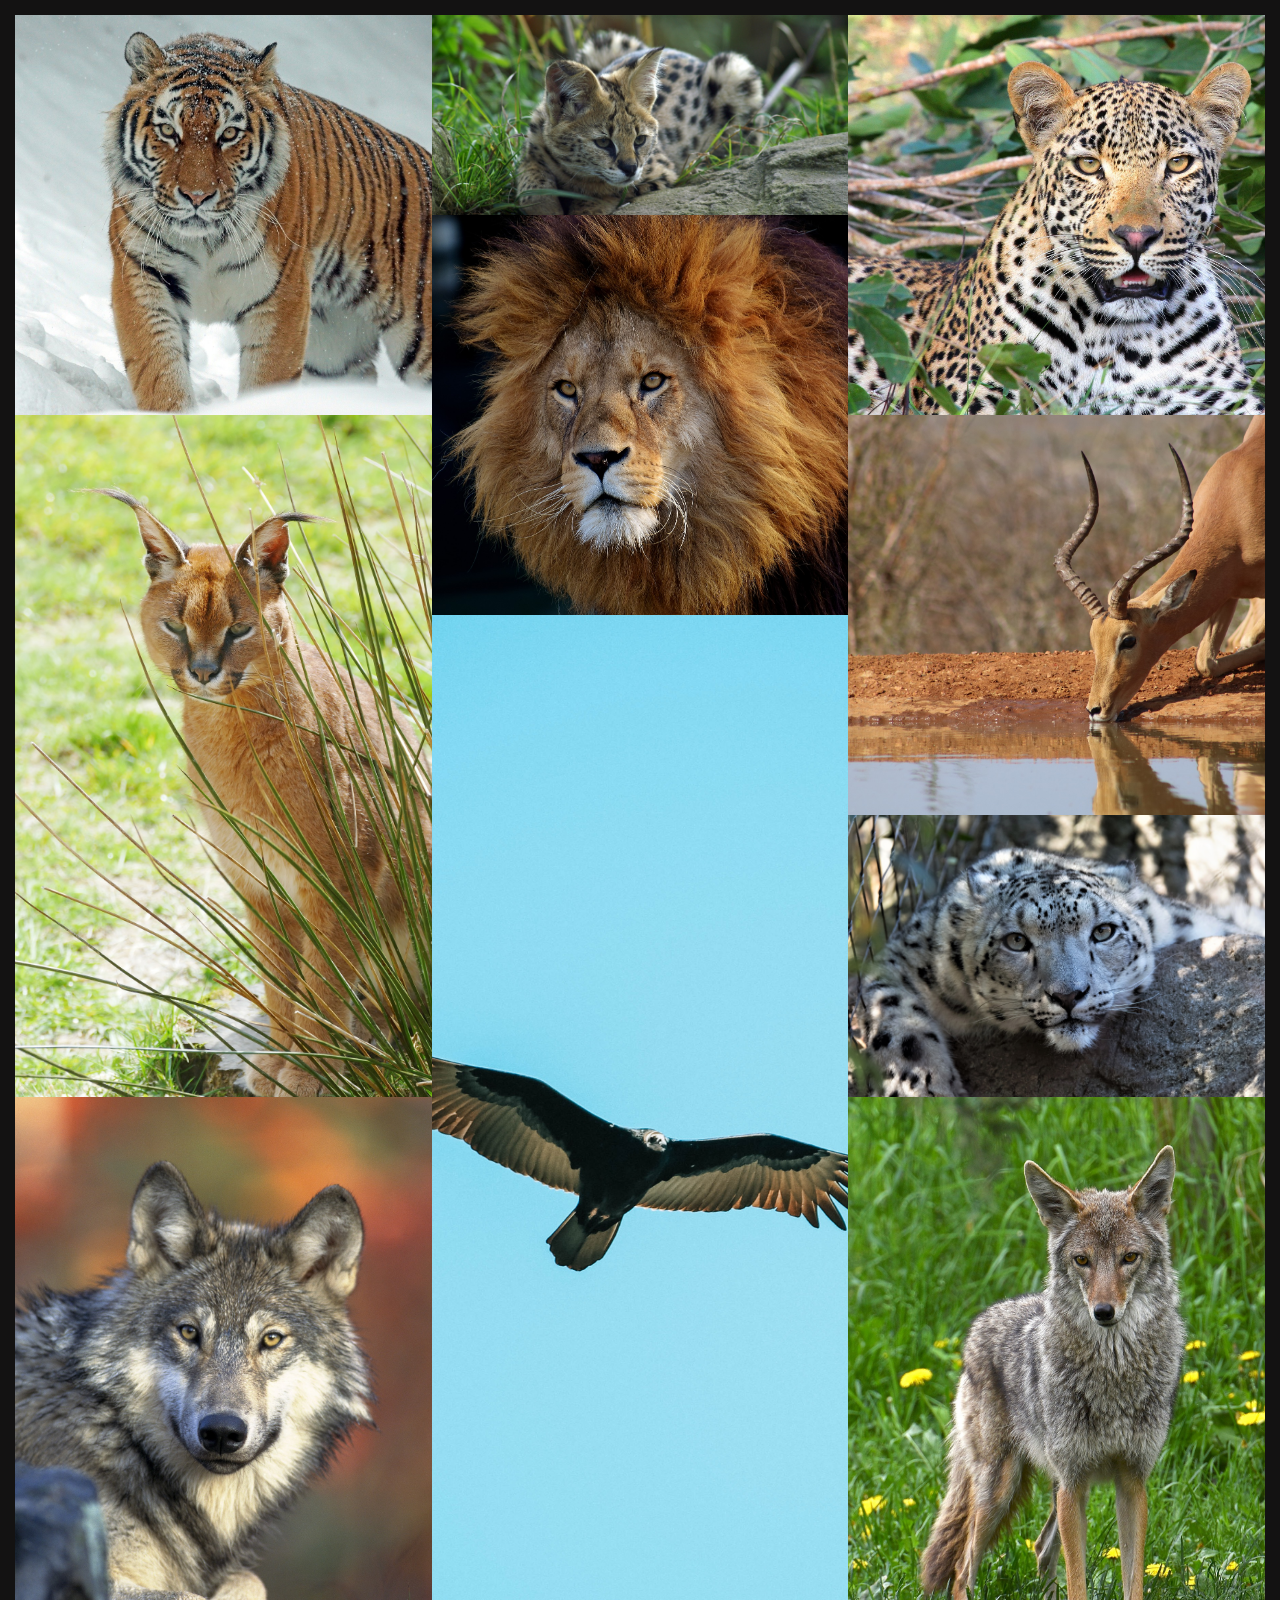
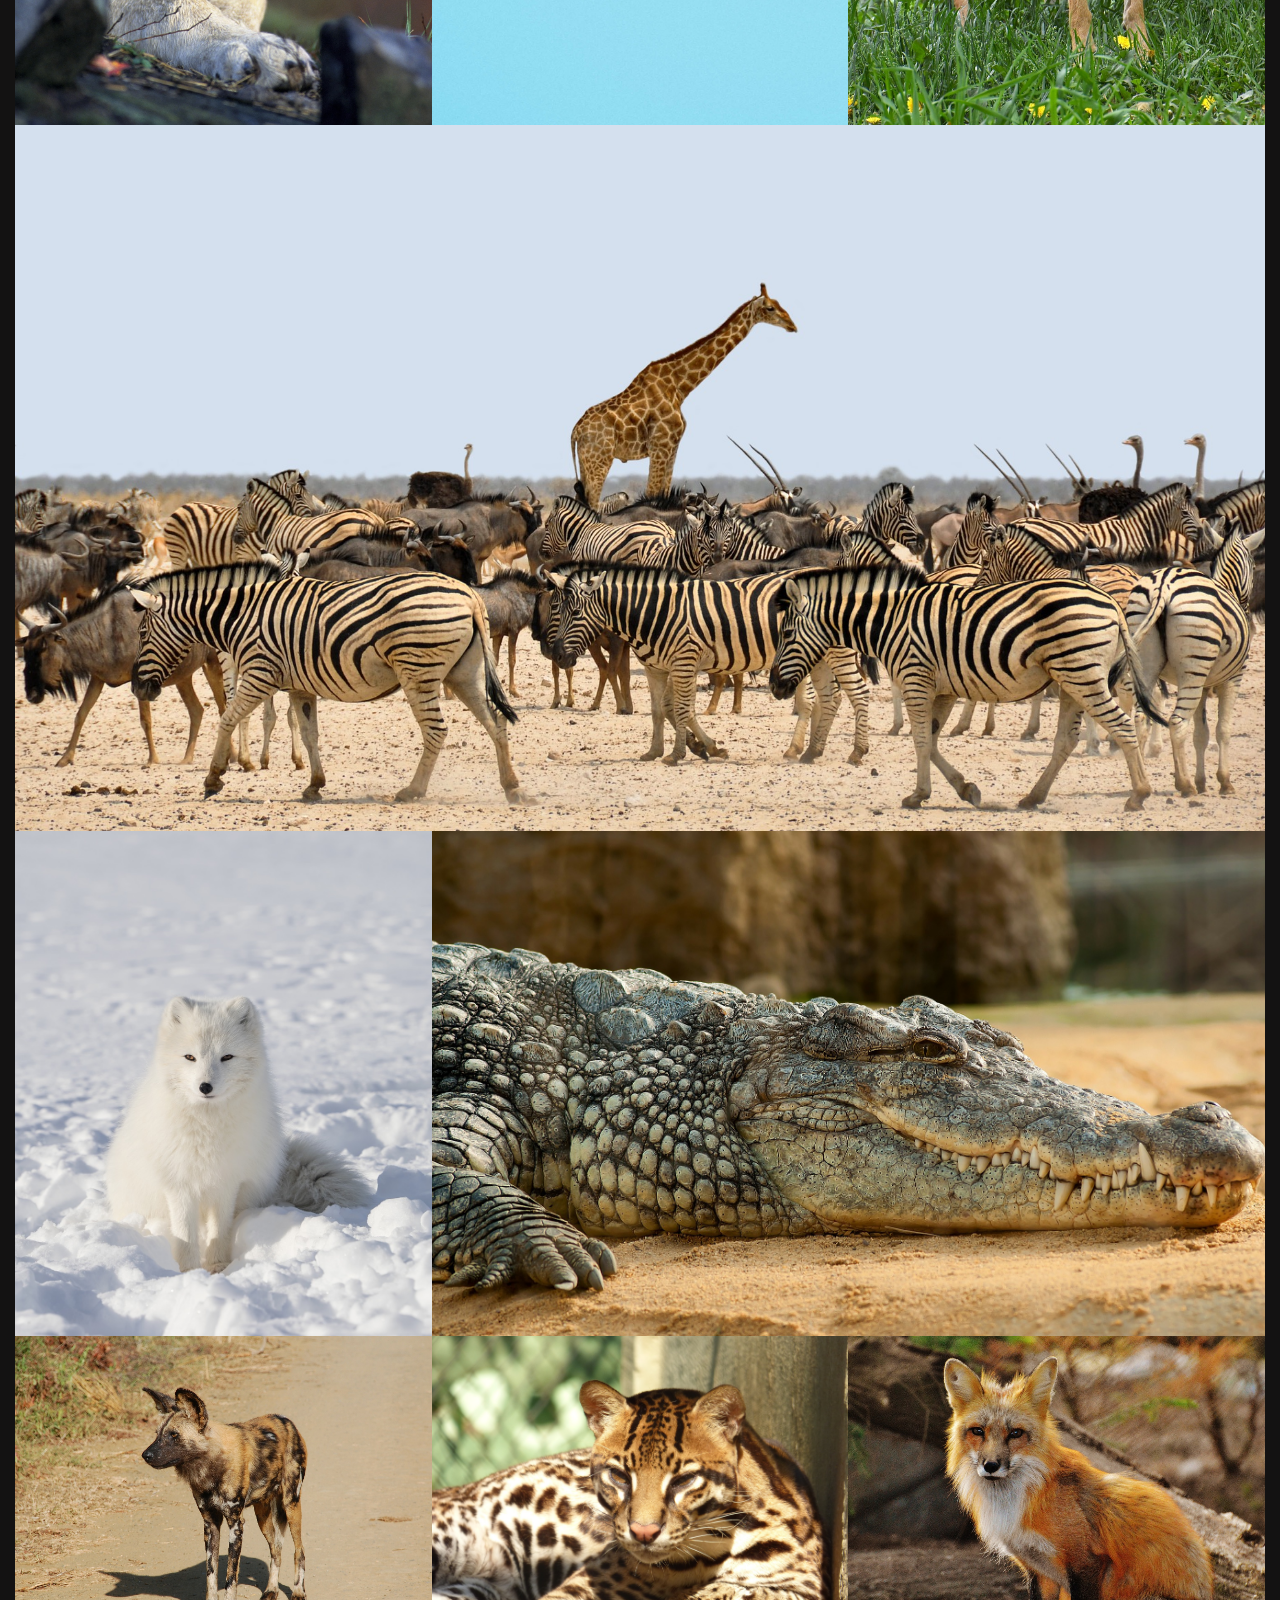
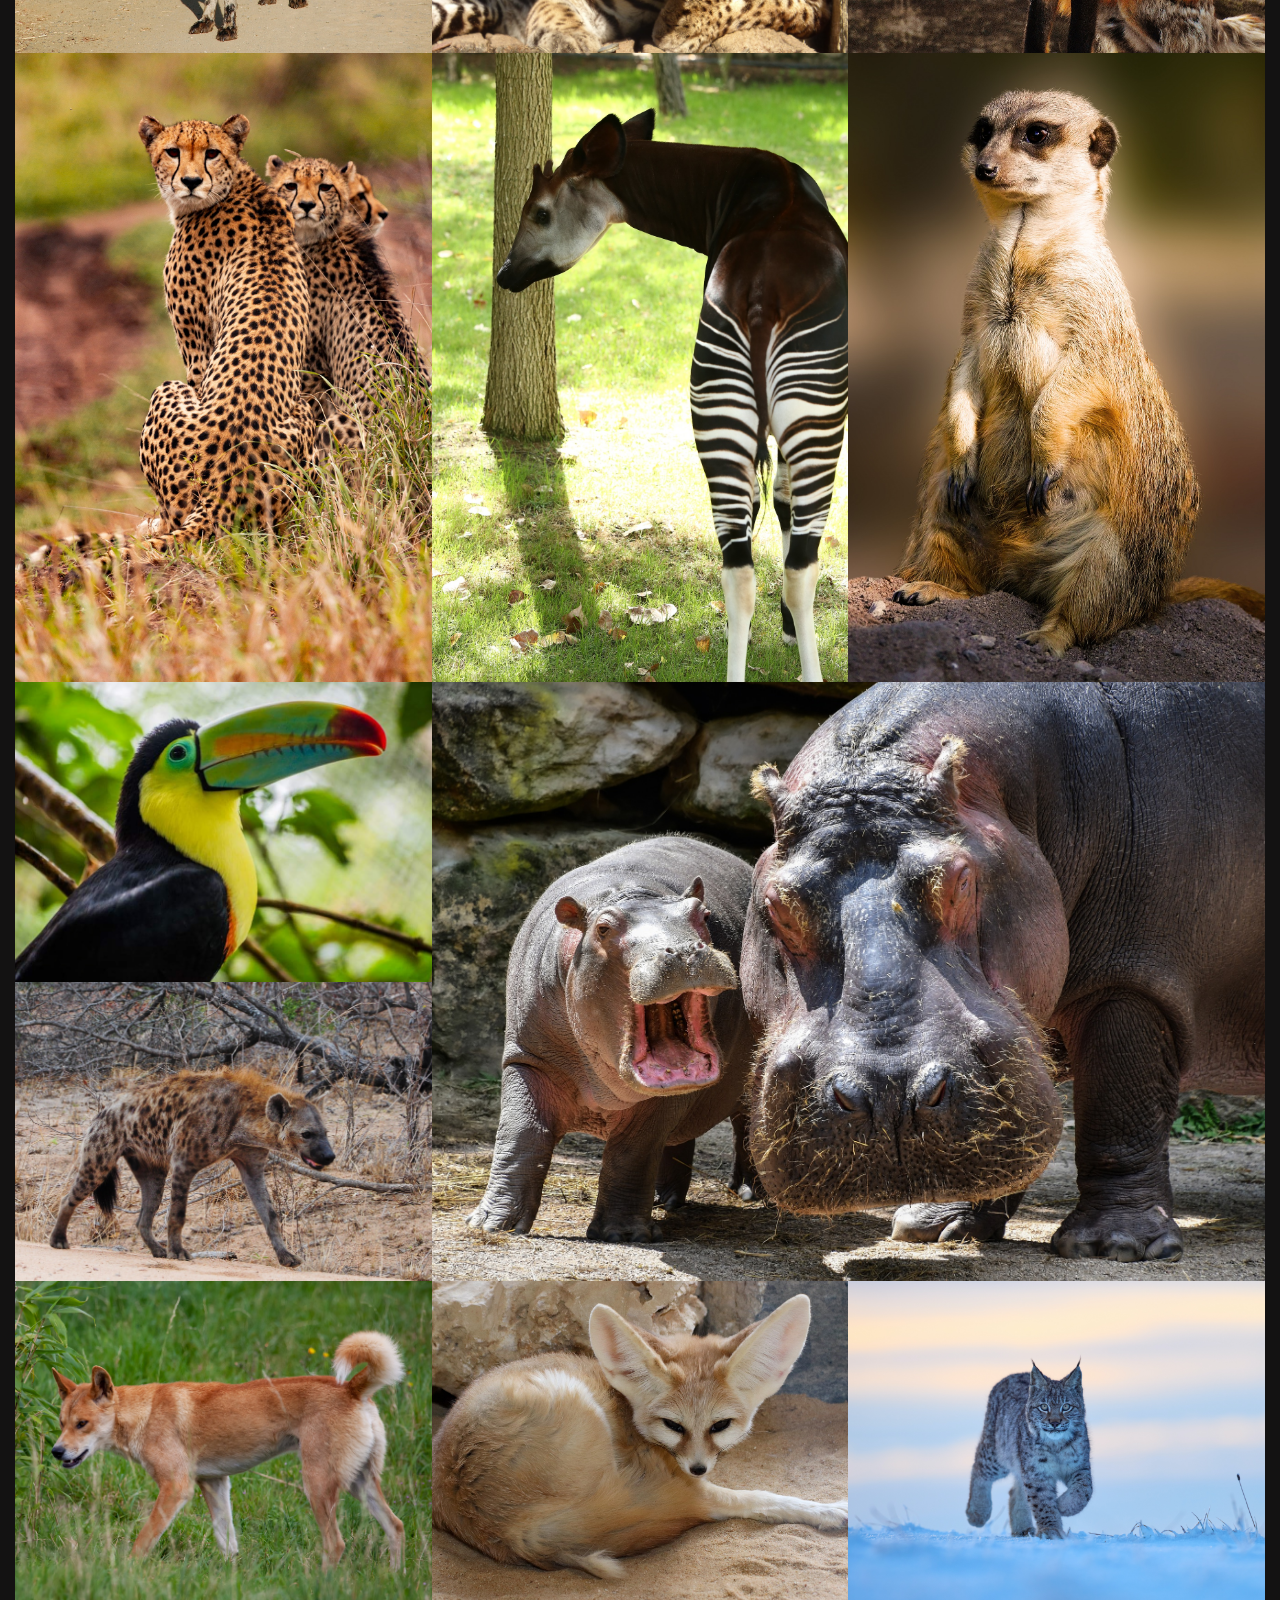
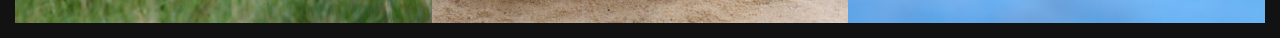
<file: index.html>
<!DOCTYPE html>
<html lang="en">
<head>
    <meta charset="UTF-8">
    <meta http-equiv="X-UA-Compatible" content="IE=edge">
    <meta name="viewport" content="width=device-width, initial-scale=1.0">
    <title>Responsive image gallery</title>
    <link rel="stylesheet" href="main.css" />
</head>
<body>
    <div class="wrapper">
        <div class="gallery">
            <!--serval-->
            <div class="gallery__item gallery__item--1">
                <a href="#"  class="gallery__link">
                    <img src="img/serval.jpg" class="gallery__image" />
                    <div class="gallery__overlay">
                        <span>Serval</span>
                    </div>
                </a>
            </div>
            <!--lion-->
            <div class="gallery__item gallery__item--2">
                <a href="#"  class="gallery__link">
                    <img src="img/lion.jpg" class="gallery__image" />
                    <div class="gallery__overlay">
                        <span>Lion</span>
                    </div>
                </a>
            </div>
            <!--tiger-->
            <div class="gallery__item gallery__item--3">
                <a href="#"  class="gallery__link">
                    <img src="img/tiger.jpg" class="gallery__image" />
                    <div class="gallery__overlay">
                        <span>Tiger</span>
                    </div>
                </a>
            </div>
            <!--leopard-->
            <div class="gallery__item gallery__item--4">
                <a href="#"  class="gallery__link">
                    <img src="img/leopard.jpg" class="gallery__image" />
                    <div class="gallery__overlay">
                        <span>Leopard</span>
                    </div>
                </a>
            </div>
            <!--caracal-->
            <div class="gallery__item gallery__item--5">
                <a href="#"  class="gallery__link">
                    <img src="img/caracal.jpg" class="gallery__image" />
                    <div class="gallery__overlay">
                        <span>Caracal</span>
                    </div>
                </a>
            </div>
            <!--dingo-->
            <div class="gallery__item gallery__item--6">
                <a href="#"  class="gallery__link">
                    <img src="img/dingo.jpg" class="gallery__image" />
                    <div class="gallery__overlay">
                        <span>Dingo</span>
                    </div>
                </a>
            </div>
            <!--bird-->
            <div class="gallery__item gallery__item--7">
                <a href="#"  class="gallery__link">
                    <img src="img/bird.jpg" class="gallery__image" />
                    <div class="gallery__overlay">
                        <span>Eagle</span>
                    </div>
                </a>
            </div>
            <!--mountain lion-->
            <div class="gallery__item gallery__item--8">
                <a href="#"  class="gallery__link">
                    <img src="img/mountainlion.jpg" class="gallery__image" />
                    <div class="gallery__overlay">
                        <span>Mountain Lion</span>
                    </div>
                </a>
            </div>
            <!--impala-->
            <div class="gallery__item gallery__item--9">
                <a href="#"  class="gallery__link">
                    <img src="img/impala.jpg" class="gallery__image" />
                    <div class="gallery__overlay">
                        <span>Impala</span>
                    </div>
                </a>
            </div>
            <!--snow leopard-->
            <div class="gallery__item gallery__item--10">
                <a href="#"  class="gallery__link">
                    <img src="img/snowleopard.jpg" class="gallery__image" />
                    <div class="gallery__overlay">
                        <span>Snow Leopard</span>
                    </div>
                </a>
            </div>
            <!--hippo-->
            <div class="gallery__item gallery__item--11">
                <a href="#"  class="gallery__link">
                    <img src="img/hippo.jpg" class="gallery__image" />
                    <div class="gallery__overlay">
                        <span>Hippo</span>
                    </div>
                </a>
            </div>
            <!--coyote-->
            <div class="gallery__item gallery__item--12">
                <a href="#"  class="gallery__link">
                    <img src="img/coyote.jpg" class="gallery__image" />
                    <div class="gallery__overlay">
                        <span>Coyote</span>
                    </div>
                </a>
            </div>
            <!--africaanimals-->
            <div class="gallery__item gallery__item--13">
                <a href="#"  class="gallery__link">
                    <img src="img/africaanimals.jpg" class="gallery__image" />
                    <div class="gallery__overlay">
                        <span>Africa</span>
                    </div>
                </a>
            </div>
            <!--fennec fox-->
            <div class="gallery__item gallery__item--14">
                <a href="#"  class="gallery__link">
                    <img src="img/fennecfox.jpg" class="gallery__image" />
                    <div class="gallery__overlay">
                        <span>Fennec Fox</span>
                    </div>
                </a>
            </div>
            <!--wolf-->
            <div class="gallery__item gallery__item--15">
                <a href="#"  class="gallery__link">
                    <img src="img/wolf.jpg" class="gallery__image" />
                    <div class="gallery__overlay">
                        <span>Wolf</span>
                    </div>
                </a>
            </div>
            <!--white fox-->
            <div class="gallery__item gallery__item--16">
                <a href="#"  class="gallery__link">
                    <img src="img/whitefox.jpg" class="gallery__image" />
                    <div class="gallery__overlay">
                        <span>White Fox</span>
                    </div>
                </a>
            </div>
            <!--wild dog-->
            <div class="gallery__item gallery__item--17">
                <a href="#"  class="gallery__link">
                    <img src="img/wilddog.jpg" class="gallery__image" />
                    <div class="gallery__overlay">
                        <span>Wild Dog</span>
                    </div>
                </a>
            </div>
            <!--red fox-->
            <div class="gallery__item gallery__item--18">
                <a href="#"  class="gallery__link">
                    <img src="img/redfox.jpg" class="gallery__image" />
                    <div class="gallery__overlay">
                        <span>Red Fox</span>
                    </div>
                </a>
            </div>
            <!--clouded leopard-->
            <div class="gallery__item gallery__item--19">
                <a href="#"  class="gallery__link">
                    <img src="img/cloudedleopard.jpg" class="gallery__image" />
                    <div class="gallery__overlay">
                        <span>Clouded Leopard</span>
                    </div>
                </a>
            </div>
            <!--crocodile-->
            <div class="gallery__item gallery__item--20">
                <a href="#"  class="gallery__link">
                    <img src="img/crocodile.jpg" class="gallery__image" />
                    <div class="gallery__overlay">
                        <span>Crocodile</span>
                    </div>
                </a>
            </div>
            <!--meerkat-->
            <div class="gallery__item gallery__item--21">
                <a href="#"  class="gallery__link">
                    <img src="img/meerkat.jpg" class="gallery__image" />
                    <div class="gallery__overlay">
                        <span>Meerkat</span>
                    </div>
                </a>
            </div>
            <!--okapi-->
            <div class="gallery__item gallery__item--22">
                <a href="#"  class="gallery__link">
                    <img src="img/okapi.jpg" class="gallery__image" />
                    <div class="gallery__overlay">
                        <span>Okapi</span>
                    </div>
                </a>
            </div>
            <!--tucan-->
            <div class="gallery__item gallery__item--23">
                <a href="#"  class="gallery__link">
                    <img src="img/tucan.jpg" class="gallery__image" />
                    <div class="gallery__overlay">
                        <span>Tucan</span>
                    </div>
                </a>
            </div>
            <!--hyena-->
            <div class="gallery__item gallery__item--24">
                <a href="#"  class="gallery__link">
                    <img src="img/hyena.jpg" class="gallery__image" />
                    <div class="gallery__overlay">
                        <span>Hyena</span>
                    </div>
                </a>
            </div>
            <!--cheetah-->
            <div class="gallery__item gallery__item--25">
                <a href="#"  class="gallery__link">
                    <img src="img/cheetah.jpg" class="gallery__image" />
                    <div class="gallery__overlay">
                        <span>Cheeth</span>
                    </div>
                </a>
            </div>
            <!--lynx-->
            <div class="gallery__item gallery__item--26">
                <a href="#"  class="gallery__link">
                    <img src="img/lynx.jpg" class="gallery__image" />
                    <div class="gallery__overlay">
                        <span>Lynx</span>
                    </div>
                </a>
            </div>
        </div>
    </div>
</body>
</html>
</file>
<file: main.css>
/* basic page reset */
*,
*:before,
*:after {
   margin: 0;
   padding: 0;
   box-sizing: border-box;
}

body {
    font-family: 'Roboto', sans-serif;
    background-color: #fff;
}

.wrapper {
    max-width: 100%; /* 95 * 16 = 1520px */
    margin: 0 auto;
}

/* gallery */
.gallery {
  border: 15px solid rgb(19, 18, 18);  
  display: grid;
  /* 3 columns, 1 fraction */
  grid-template-columns: repeat(3, 1fr);
  /* 4 columns of 12.5rem/200px size */
  grid-template-rows: repeat(4, 12.5rem);
  /* gap: .5rem; */
}

/* gallery layout */

/* serval */
.gallery__item--1 {
    grid-column: 2 / span 1;
    grid-row: 1 / span 1;
}

/* lion */
.gallery__item--2 {
    grid-column: 2 / span 1;
    grid-row: 2 / span 2;
}

/* tiger */
.gallery__item--3 {
    grid-column: 1 / span 1;
    grid-row: 1 / span 2;
}

/* leopard */
.gallery__item--4 {
    grid-column: 3 / span 1;
    grid-row: 1 / span 2;
}

/* caracal */
.gallery__item--5 {
    grid-column: 1 / span 1;
    grid-row: 3 / span 3;
}

/* dingo **/
.gallery__item--6 {
    grid-column: 1 / span 1;
    grid-row: 14 / span 1;
}

/* bird **/
.gallery__item--7 {
    grid-column: 2 / span 1;
    grid-row: 4 / span 3;
}

/* mountain lion **/
.gallery__item--8 {
    grid-column: 3 / span 1;
    grid-row: 4 / span 1;
}

/* impala **/
.gallery__item--9 {
    grid-column: 3 / span 1;
    grid-row: 3 / span 2;
}

/* snow leopard **/
.gallery__item--10 {
    grid-column: 3 / span 1;
    grid-row: 5 / span 1;
}

/* hippo **/
.gallery__item--11 {
    grid-column: 2 / span 2;
    grid-row: 12 / span 2;
}

/* coyote */
.gallery__item--12 {
    grid-column: 3 / span 1;
    grid-row: 6 / span 1;
}

/* zebra */
.gallery__item--13 {
    grid-column: 1 / span 3;
    grid-row: 8 / span 1;
}

/* fennec fox */
.gallery__item--14 {
    grid-column: 2 / span 1;
    grid-row: 14 / span 1;
}

/* wolf **/
.gallery__item--15 {
    grid-column: 1 / span 1;
    grid-row: 6 / span 1;
}

/* white fox **/
.gallery__item--16 {
    grid-column: 1 / span 1;
    grid-row: 9 / span 1;
}

/* wild dog **/
.gallery__item--17 {
    grid-column: 1 / span 1;
    grid-row: 10 / span 1;
}

/* red fox **/
.gallery__item--18 {
    grid-column: 3 / span 1;
    grid-row: 10 / span 1;
}

/* clouded leopard **/
.gallery__item--19 {
    grid-column: 2 / span 1;
    grid-row: 10 / span 1;
}

/* crocodile **/
.gallery__item--20 {
    grid-column: 2 / span 2;
    grid-row: 9 / span 1;
}

/* meerkat **/
.gallery__item--21 {
    grid-column: 3 / span 1;
    grid-row: 11 / span 1;
}

/* okapi **/
.gallery__item--22 {
    grid-column: 2 / span 1;
    grid-row: 11 / span 1;
}

/* tucan **/
.gallery__item--23 {
    grid-column: 1 / span 1;
    grid-row: 12 / span 1;
}

/* red fox **/ 
.gallery__item--24 {
    grid-column: 1 / span 1;
    grid-row: 13 / span 1;
}

/* cheetah **/ 
.gallery__item--25 {
    grid-column: 1 / span 1;
    grid-row: 11 / span 1;
}

/* lynx **/ 
.gallery__item--26 {
    grid-column: 3 / span 1;
    grid-row: 14 / span 1;
}


/* gallery image */
.gallery__image {
    width: 100%;
    height: 100%;
    object-fit: cover;
    transform: scale(1.05);
    transition: 
       transform .5s,
       filter .5s
}

.gallery__link:hover .gallery__image {
    transform: scale(1.2);
    filter: blur(2px);
}

/* gallery link */
.gallery__link {
    position: relative;
    display: block;
    width: 100%;
    height: 100%;
    overflow: hidden;
}

/* gallery link overlay */
.gallery__overlay {
    position: absolute;
    top: 0;
    left: 0;
    bottom: 0;
    left: 0;
    right: 0;
    display: flex;
    flex-direction: column;
    align-items: center;
    justify-content: center;
    background: rgba(73, 24, 24, 0.4);
    font-size: 1.5rem;
    color: #fff;
    font-weight: 700;
    text-transform: uppercase;
    opacity: 0;
    pointer-events: none;
    transition: opacity .2s;
}

.gallery__link:hover .gallery__overlay {
    opacity: 1;
}

/* gallery overlay text */
.gallery__overlay span {
    position: relative;
    line-height: 3rem;
}

.gallery__overlay span:before,
.gallery__overlay span:after {
    content: "";
    position: absolute;
    height: 2px;
    width: 0;
    background: #fff;
    transition: width .3s ease-out .2s;
}

.gallery__overlay span:before {
    top: 0;
    left: 0;
}

.gallery__overlay span:after {
    bottom: 0;
    right: 0;
}

.gallery__link:hover .gallery__overlay span:before,
.gallery__link:hover .gallery__overlay span:after {
    width: 100%;
}

/* MAKE IT RESPONSIVE */
@media screen and (max-width: 560px) {
    .gallery {
        display: block;
    }
    .gallery__link {
        height: 90vw;
    }
    .gallery__overlay {
        font-size: 1rem;
    }
}
</file>
